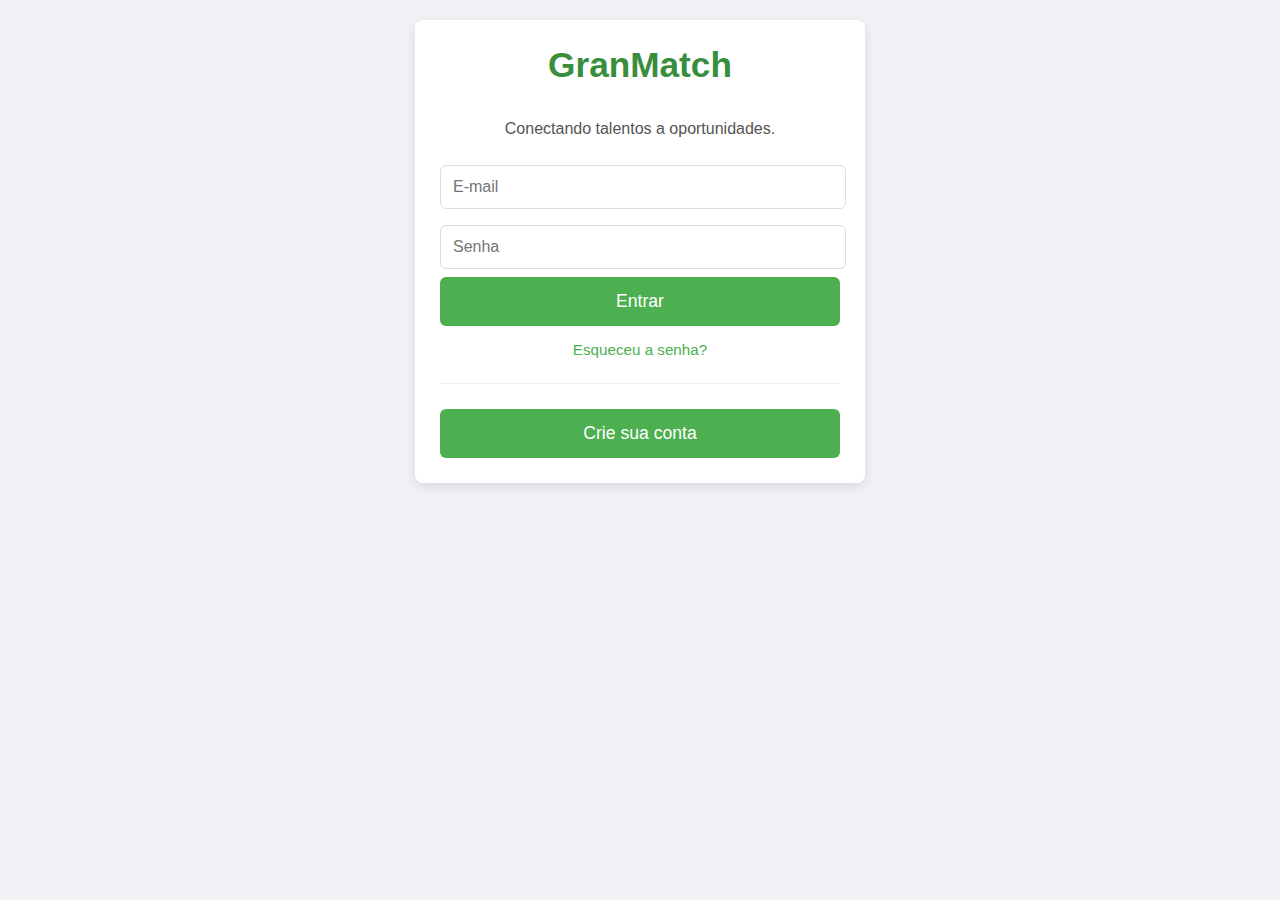
<file: index.html>
<!DOCTYPE html>
<html lang="pt-br">
<head>
    <meta charset="UTF-8">
    <meta name="viewport" content="width=device-width, initial-scale=1.0">
    <title>GranMatch - Login</title>
    <link rel="stylesheet" href="style.css">
</head>
<body>
    <div class="container">
        <div class="card">
            <h1>GranMatch</h1>
            <p>Conectando talentos a oportunidades.</p>
            <form id="login-form">
                <input type="email" id="email" placeholder="E-mail" required>
                <input type="password" id="password" placeholder="Senha" required>
                <button type="submit">Entrar</button>
            </form>
            <a href="#" id="forgot-password">Esqueceu a senha?</a>
            <div class="divider"></div>
            <button id="register-btn">Crie sua conta</button>
        </div>
    </div>
    <script src="app.js"></script>
</body>
</html>
</file>
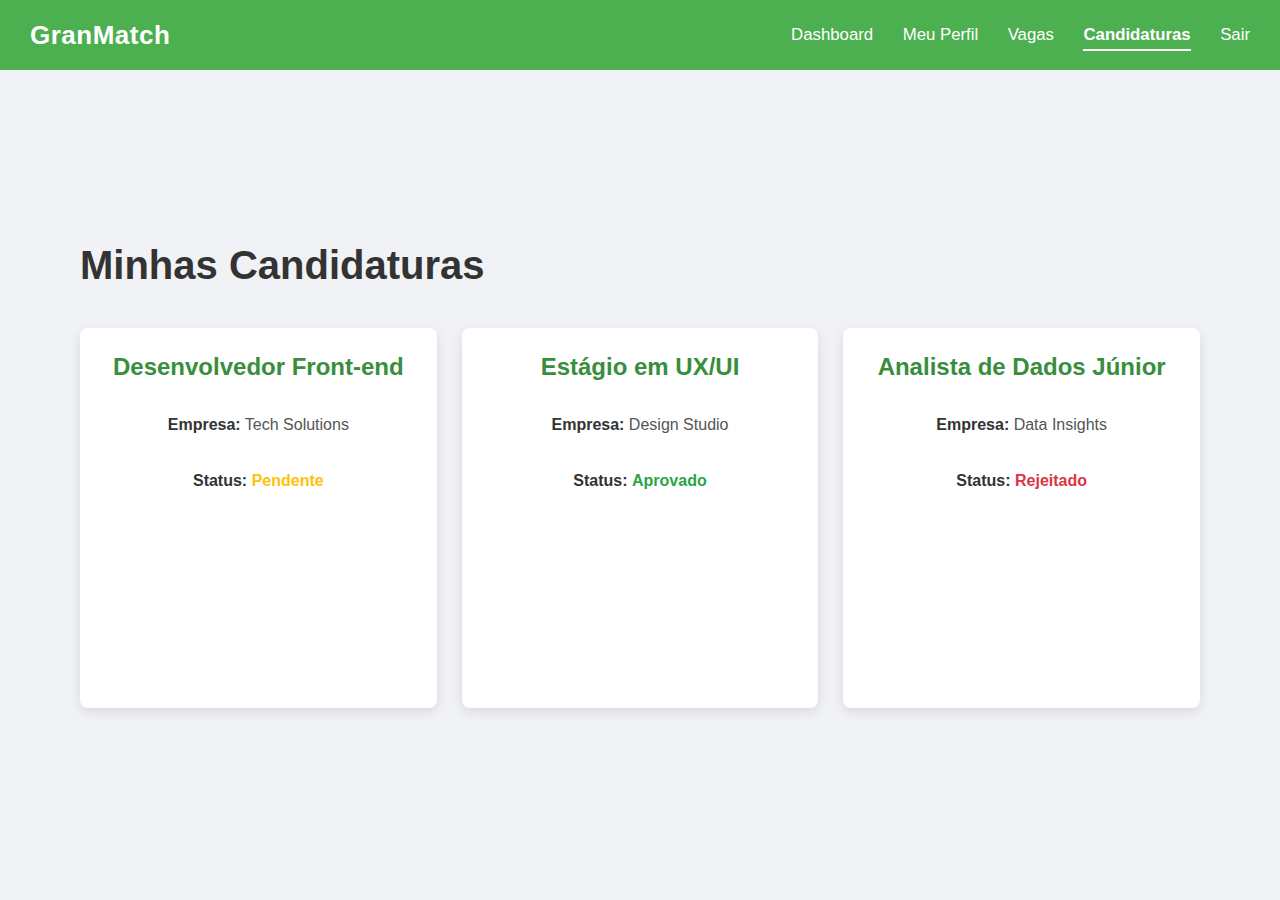
<file: candidaturas.html>
<!DOCTYPE html>
<html lang="pt-br">
<head>
    <meta charset="UTF-8">
    <meta name="viewport" content="width=device-width, initial-scale=1.0">
    <title>GranMatch - Minhas Candidaturas</title>
    <link rel="stylesheet" href="style.css">
</head>
<body>
    <header>
        <div class="logo">GranMatch</div>
        <nav>
            <a href="dashboard-aluno.html" class="nav-link">Dashboard</a>
            <a href="perfil-aluno.html" class="nav-link">Meu Perfil</a>
            <a href="vagas.html" class="nav-link">Vagas</a>
            <a href="candidaturas.html" class="nav-link active">Candidaturas</a>
            <a href="#" id="logout-btn">Sair</a>
        </nav>
    </header>
    <div class="dashboard-container">
        <h1>Minhas Candidaturas</h1>
        <div class="card-list">
            <div class="card">
                <div class="card-content">
                    <h2>Desenvolvedor Front-end</h2>
                    <p><strong>Empresa:</strong> Tech Solutions</p>
                    <p><strong>Status:</strong> <span style="color: #FFC107; font-weight: bold;">Pendente</span></p>
                </div>
            </div>
            <div class="card">
                <div class="card-content">
                    <h2>Estágio em UX/UI</h2>
                    <p><strong>Empresa:</strong> Design Studio</p>
                    <p><strong>Status:</strong> <span style="color: #28A745; font-weight: bold;">Aprovado</span></p>
                </div>
            </div>
            <div class="card">
                <div class="card-content">
                    <h2>Analista de Dados Júnior</h2>
                    <p><strong>Empresa:</strong> Data Insights</p>
                    <p><strong>Status:</strong> <span style="color: #DC3545; font-weight: bold;">Rejeitado</span></p>
                </div>
            </div>
        </div>
    </div>
    <script src="app.js"></script>
</body>
</html>
</file>
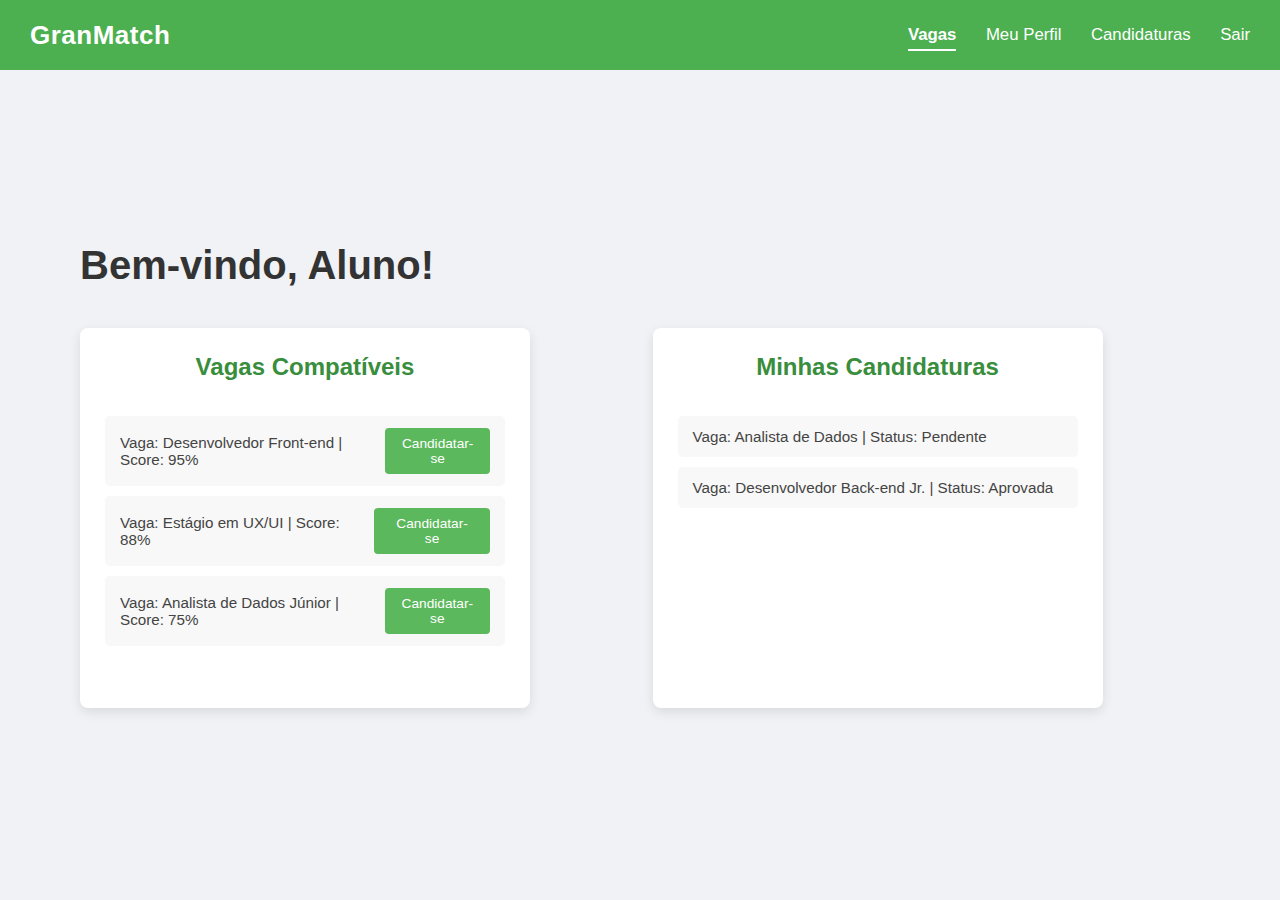
<file: dashboard-aluno.html>
<!DOCTYPE html>
<html lang="pt-br">
<head>
    <meta charset="UTF-8">
    <meta name="viewport" content="width=device-width, initial-scale=1.0">
    <title>GranMatch - Aluno Dashboard</title>
    <link rel="stylesheet" href="style.css">
</head>
<body>
    <header>
        <div class="logo">GranMatch</div>
        <nav>
            <a href="#vagas-section" class="nav-link active">Vagas</a>
            <a href="perfil-aluno.html" class="nav-link">Meu Perfil</a>
            <a href="candidaturas.html" class="nav-link">Candidaturas</a>
            <a href="#" id="logout-btn">Sair</a>
        </nav>
    </header>
    <div class="dashboard-container">
        <h1 id="welcome-message">Bem-vindo, Aluno!</h1>
        <div class="card-list">
            <div class="card" id="vagas-section">
                <div class="card-content">
                    <h2>Vagas Compatíveis</h2>
                    <ul id="vagas-list">
                        </ul>
                </div>
            </div>
            <div class="card" id="candidaturas-section">
                <div class="card-content">
                    <h2>Minhas Candidaturas</h2>
                    <ul id="candidaturas-list">
                        </ul>
                </div>
            </div>
        </div>
    </div>
    <script src="app.js"></script>
</body>
</html>
</file>
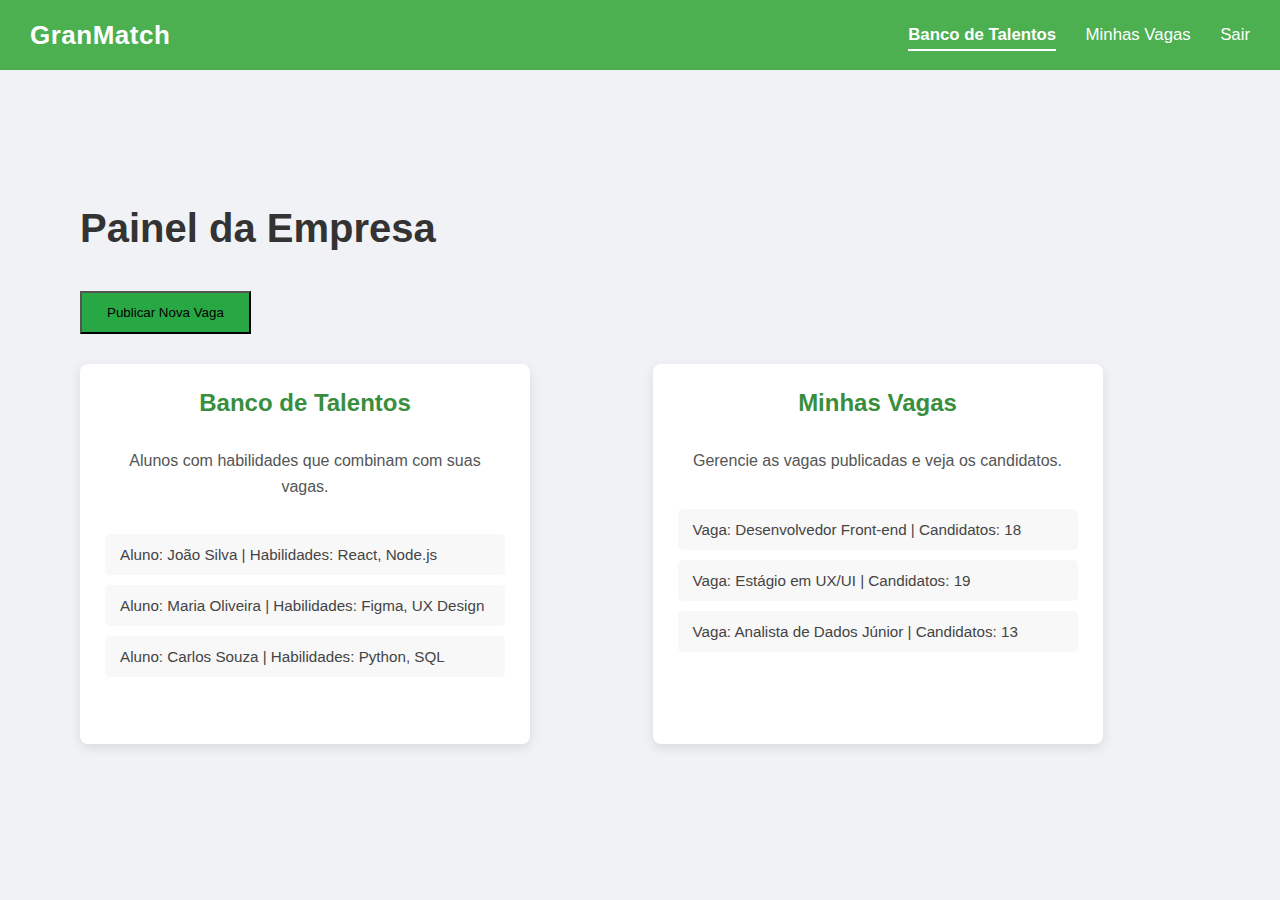
<file: dashboard-empresa.html>
<!DOCTYPE html>
<html lang="pt-br">
<head>
    <meta charset="UTF-8">
    <meta name="viewport" content="width=device-width, initial-scale=1.0">
    <title>GranMatch - Empresa Dashboard</title>
    <link rel="stylesheet" href="style.css">
</head>
<body>
    <header>
        <div class="logo">GranMatch</div>
        <nav>
            <a href="#talentos-section" class="nav-link active">Banco de Talentos</a>
            <a href="#vagas-empresa-section" class="nav-link">Minhas Vagas</a>
            <a href="#" id="logout-btn">Sair</a>
        </nav>
    </header>
    <div class="dashboard-container">
        <h1>Painel da Empresa</h1>
        <button id="new-job-btn">Publicar Nova Vaga</button>
        <div class="card-list">
            <div class="card" id="talentos-section">
                <div class="card-content">
                    <h2>Banco de Talentos</h2>
                    <p>Alunos com habilidades que combinam com suas vagas.</p>
                    <ul id="talentos-list">
                        </ul>
                </div>
            </div>
            <div class="card" id="vagas-empresa-section">
                <div class="card-content">
                    <h2>Minhas Vagas</h2>
                    <p>Gerencie as vagas publicadas e veja os candidatos.</p>
                    <ul id="vagas-empresa-list">
                        </ul>
                </div>
            </div>
        </div>
    </div>
    <script src="app.js"></script>
</body>
</html>
</file>
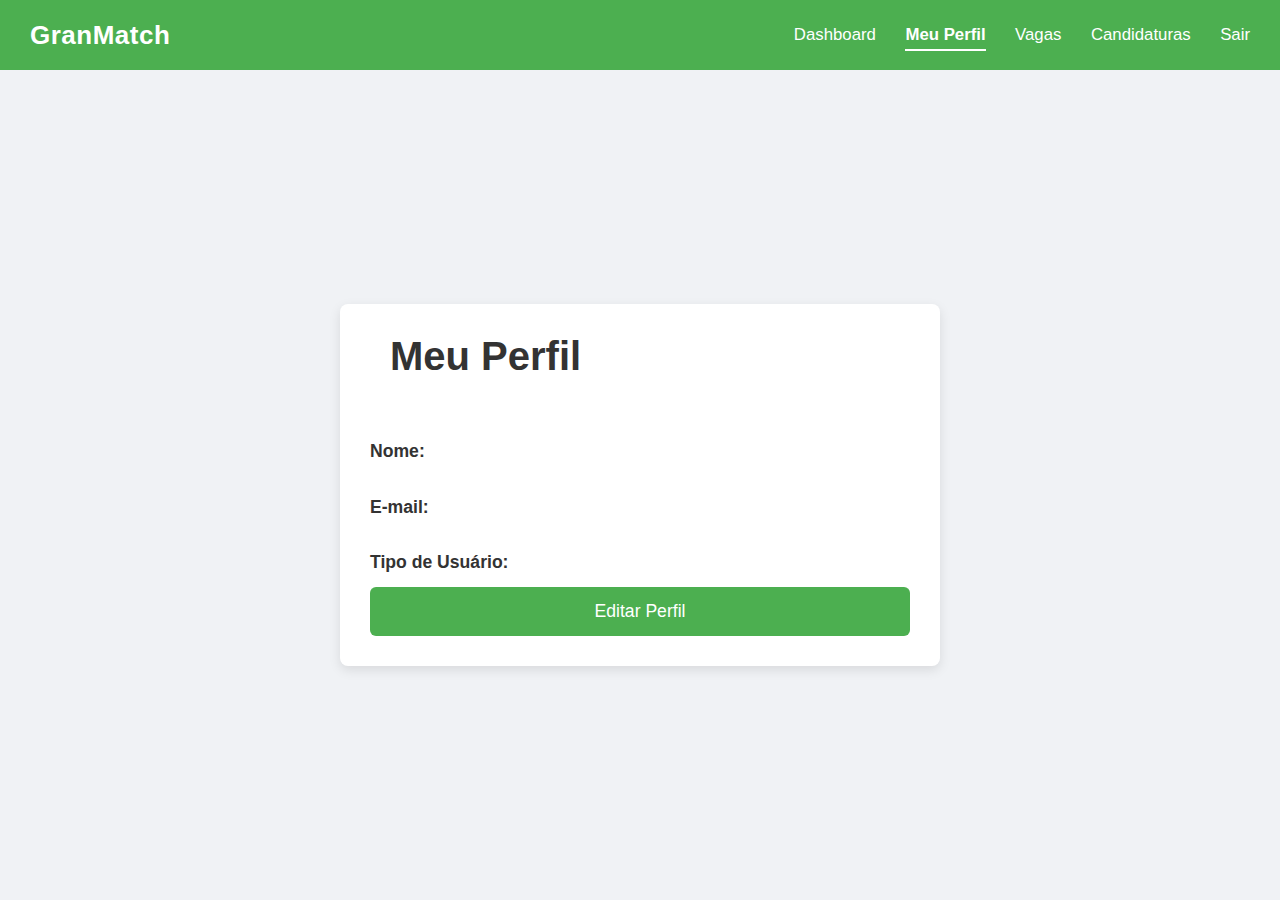
<file: perfil-aluno.html>
<!DOCTYPE html>
<html lang="pt-br">
<head>
    <meta charset="UTF-8">
    <meta name="viewport" content="width=device-width, initial-scale=1.0">
    <title>GranMatch - Meu Perfil</title>
    <link rel="stylesheet" href="style.css">
</head>
<body>
    <header>
        <div class="logo">GranMatch</div>
        <nav>
            <a href="dashboard-aluno.html" class="nav-link">Dashboard</a>
            <a href="perfil-aluno.html" class="nav-link active">Meu Perfil</a>
            <a href="vagas.html" class="nav-link">Vagas</a>
            <a href="#" class="nav-link">Candidaturas</a>
            <a href="#" id="logout-btn">Sair</a>
        </nav>
    </header>
    <div class="dashboard-container">
        <div class="card profile-card">
            <h1>Meu Perfil</h1>
            <p><strong>Nome:</strong> <span id="profile-name"></span></p>
            <p><strong>E-mail:</strong> <span id="profile-email"></span></p>
            <p><strong>Tipo de Usuário:</strong> <span id="profile-type"></span></p>
            <button id="edit-profile-btn">Editar Perfil</button>
        </div>
    </div>
    <script src="app.js"></script>
</body>
</html>
</file>
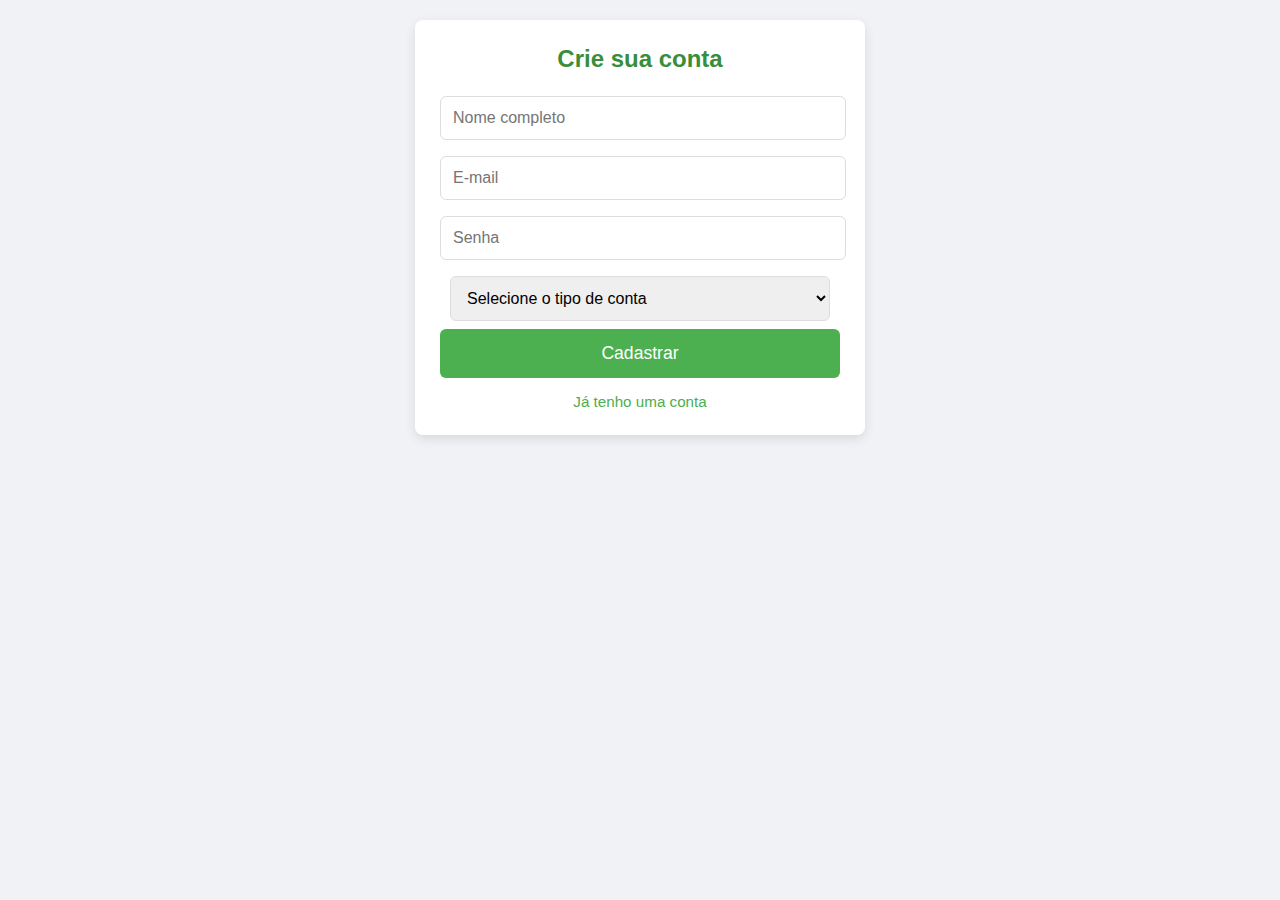
<file: register.html>
<!DOCTYPE html>
<html lang="pt-br">
<head>
    <meta charset="UTF-8">
    <meta name="viewport" content="width=device-width, initial-scale=1.0">
    <title>GranMatch - Registro</title>
    <link rel="stylesheet" href="style.css">
</head>
<body>
    <div class="container">
        <div class="card">
            <h2>Crie sua conta</h2>
            <form id="register-form">
                <input type="text" id="name" placeholder="Nome completo" required>
                <input type="email" id="email" placeholder="E-mail" required>
                <input type="password" id="password" placeholder="Senha" required>
                <select id="user-type" required>
                    <option value="">Selecione o tipo de conta</option>
                    <option value="aluno">Aluno</option>
                    <option value="empresa">Empresa</option>
                </select>
                <button type="submit">Cadastrar</button>
            </form>
            <a href="index.html">Já tenho uma conta</a>
        </div>
    </div>
    <script src="app.js"></script>
</body>
</html>
</file>
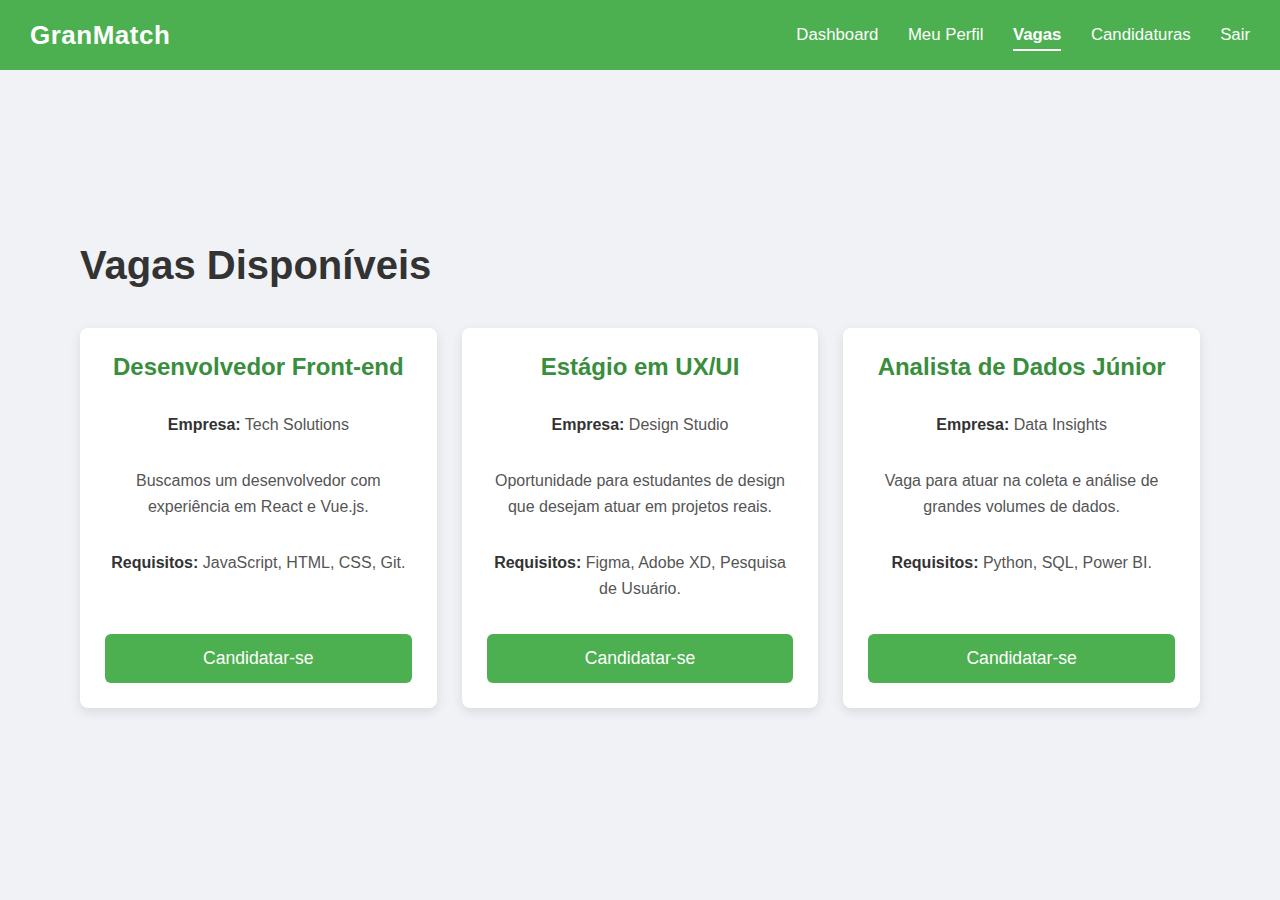
<file: vagas.html>
<!DOCTYPE html>
<html lang="pt-br">
<head>
    <meta charset="UTF-8">
    <meta name="viewport" content="width=device-width, initial-scale=1.0">
    <title>GranMatch - Vagas Disponíveis</title>
    <link rel="stylesheet" href="style.css">
</head>
<body>
    <header>
        <div class="logo">GranMatch</div>
        <nav>
            <a href="dashboard-aluno.html" class="nav-link">Dashboard</a>
            <a href="perfil-aluno.html" class="nav-link">Meu Perfil</a>
            <a href="vagas.html" class="nav-link active">Vagas</a>
            <a href="candidaturas.html" class="nav-link">Candidaturas</a>
            <a href="#" id="logout-btn">Sair</a>
        </nav>
    </header>
    <div class="dashboard-container">
        <h1>Vagas Disponíveis</h1>
        <div class="card-list">
            <div class="card">
                <div class="card-content">
                    <h2>Desenvolvedor Front-end</h2>
                    <p><strong>Empresa:</strong> Tech Solutions</p>
                    <p>Buscamos um desenvolvedor com experiência em React e Vue.js.</p>
                    <p><strong>Requisitos:</strong> JavaScript, HTML, CSS, Git.</p>
                </div>
                <button>Candidatar-se</button>
            </div>
            <div class="card">
                <div class="card-content">
                    <h2>Estágio em UX/UI</h2>
                    <p><strong>Empresa:</strong> Design Studio</p>
                    <p>Oportunidade para estudantes de design que desejam atuar em projetos reais.</p>
                    <p><strong>Requisitos:</strong> Figma, Adobe XD, Pesquisa de Usuário.</p>
                </div>
                <button>Candidatar-se</button>
            </div>
            <div class="card">
                <div class="card-content">
                    <h2>Analista de Dados Júnior</h2>
                    <p><strong>Empresa:</strong> Data Insights</p>
                    <p>Vaga para atuar na coleta e análise de grandes volumes de dados.</p>
                    <p><strong>Requisitos:</strong> Python, SQL, Power BI.</p>
                </div>
                <button>Candidatar-se</button>
            </div>
        </div>
    </div>
    <script src="app.js"></script>
</body>
</html>
</file>
<file: style.css>
body {
    font-family: 'Segoe UI', Tahoma, Geneva, Verdana, sans-serif; /* Fonte mais moderna */
    background-color: #f0f2f5;
    margin: 0;
    padding: 0;
    display: flex;
    justify-content: flex-start;
    align-items: center;
    min-height: 100vh;
    flex-direction: column;
}

/* Container principal para login e registro */
.container {
    display: flex;
    justify-content: center;
    align-items: center;
    width: 100%;
    padding: 20px;
    box-sizing: border-box;
}

.card {
    background-color: white;
    padding: 25px; /* Ajustado para um pouco mais de respiro */
    border-radius: 8px;
    box-shadow: 0 4px 12px rgba(0,0,0,0.1); /* Sombra mais suave */
    text-align: center;
    width: 100%;
    max-width: 450px; /* Um pouco mais largo para melhor visualização */
    display: flex;
    flex-direction: column;
    justify-content: space-between;
    min-height: 380px; /* Aumentado para dar mais espaço */
    box-sizing: border-box;
    margin-bottom: 20px; /* Adicionado margem inferior para separar cards em lista */
}

/* Estilo específico para o conteúdo dentro dos cards de vaga/talento */
.card-content {
    flex-grow: 1;
    display: flex;
    flex-direction: column;
    justify-content: flex-start; /* Alinha o conteúdo ao topo do espaço flexível */
    width: 100%;
    text-align: center; /* Centraliza o texto dentro do card-content */
}

.card-content h2,
.card-content p {
    margin-bottom: 10px; /* Espaçamento padrão entre elementos de texto */
}

.card h1, .card h2 {
    color: #388E3C; /* Tom de verde mais escuro para títulos */
    margin-top: 0; /* Remove margem superior padrão */
    margin-bottom: 15px; /* Mais espaço abaixo dos títulos */
    font-weight: 600; /* Um pouco mais de peso na fonte */
}

.card h1 {
    font-size: 2.2em; /* Título principal maior */
}

.card p {
    color: #555;
    line-height: 1.6; /* Melhor legibilidade */
    margin-bottom: 15px; /* Mais espaço para parágrafos */
}

.card strong {
    color: #333; /* Destaca texto em negrito */
}

.card form input, .card form select {
    width: calc(100% - 20px);
    padding: 12px; /* Padding maior para campos */
    margin: 8px 0; /* Margem ajustada */
    border: 1px solid #ddd; /* Borda mais suave */
    border-radius: 6px; /* Bordas mais arredondadas */
    font-size: 1em;
}

.card button {
    width: 100%;
    padding: 14px; /* Padding maior para botões */
    border: none;
    background-color: #4CAF50;
    color: white;
    border-radius: 6px; /* Bordas mais arredondadas */
    cursor: pointer;
    font-size: 1.1em; /* Fonte maior para botões */
    margin-top: auto; /* Empurra o botão para a parte inferior */
    transition: background-color 0.2s ease; /* Transição suave no hover */
}

.card button:hover {
    background-color: #43A047; /* Cor mais escura no hover */
}

.card a {
    color: #4CAF50;
    text-decoration: none;
    margin-top: 15px;
    display: inline-block;
    font-size: 0.95em;
    transition: color 0.2s ease;
}

.card a:hover {
    color: #388E3C;
}

.divider {
    height: 1px;
    background-color: #eee; /* Cor mais clara para o divisor */
    margin: 25px 0; /* Mais espaço ao redor do divisor */
}

/* Header geral */
header {
    width: 100%;
    background-color: #4CAF50;
    color: white;
    padding: 15px 30px;
    display: flex;
    justify-content: space-between;
    align-items: center;
    box-sizing: border-box;
    min-height: 70px; /* Altura mínima consistente */
    flex-wrap: nowrap;
}

.logo {
    font-size: 26px; /* Logo um pouco maior */
    font-weight: bold;
    letter-spacing: 0.5px; /* Espaçamento entre letras */
}

header nav a {
    color: white;
    text-decoration: none;
    margin-left: 25px; /* Mais espaço entre os links */
    font-size: 1.05em; /* Fonte ligeiramente maior */
    padding: 5px 0; /* Padding vertical para a borda inferior */
    transition: all 0.2s ease;
}

header nav a:hover {
    border-bottom: 2px solid white; /* Destaque no hover */
}

/* Container dos Dashboards */
.dashboard-container {
    width: 100%;
    max-width: 1200px;
    padding: 40px 20px; /* Padding superior e inferior para mais espaço */
    margin: auto;
    box-sizing: border-box;
}

.dashboard-container h1 {
    font-size: 2.5em; /* Título do dashboard maior */
    color: #333;
    margin-top: 0;
    margin-bottom: 40px; /* Espaço generoso abaixo do título principal */
    text-align: left; /* Alinhado à esquerda */
    padding-left: 20px; /* Alinha com o conteúdo dos cards */
}

/* Lista de Cards (usado em dashboards e vagas) */
.card-list {
    display: grid;
    grid-template-columns: repeat(auto-fit, minmax(320px, 1fr)); /* Min-width ajustado */
    gap: 25px; /* Espaçamento maior entre os cards */
    margin-top: 0; /* Remove margem superior */
    box-sizing: border-box;
    width: 100%;
    padding: 0 20px; /* Padding para as laterais, alinhando com o h1 */
}

/* Estilo para links ativos na navegação */
.nav-link.active {
    border-bottom: 2px solid white;
    font-weight: bold;
}

/* Estilos específicos para a lista de itens dentro dos cards do dashboard-aluno */
.card ul {
    list-style: none; /* Remove bolinhas */
    padding: 0;
    margin-top: 20px; /* Espaço acima da lista */
    text-align: left; /* Alinha os itens da lista à esquerda */
}

.card ul li {
    background-color: #f8f8f8; /* Fundo suave para cada item */
    padding: 12px 15px;
    margin-bottom: 10px;
    border-radius: 5px;
    display: flex;
    justify-content: space-between; /* Distribui texto e botão */
    align-items: center;
    font-size: 0.95em;
    color: #444;
}

.card ul li button {
    width: auto; /* Botão menor dentro da lista */
    padding: 8px 15px;
    margin-top: 0;
    font-size: 0.9em;
    border-radius: 4px;
    background-color: #5cb85c; /* Verde diferente para botões de ação */
}

.card ul li button:hover {
    background-color: #4cae4c;
}

/* Estilo do perfil (para perfil-aluno.html) */
.profile-card {
    max-width: 600px; /* Cartão de perfil um pouco mais largo */
    margin: 40px auto; /* Centraliza o card de perfil com margem */
    text-align: left;
    padding: 30px;
    min-height: auto; /* Altura flexível para o perfil */
}

.profile-card p {
    margin-bottom: 10px;
    font-size: 1.1em;
}

.profile-card strong {
    color: #333;
    margin-right: 5px;
}

/* Botão de Publicar Nova Vaga no Dashboard da Empresa */
#new-job-btn {
    width: auto;
    padding: 12px 25px;
    margin-bottom: 30px;
    margin-left: 20px; /* Alinha com o h1 e cards */
    background-color: #28A745;
}

#new-job-btn:hover {
    background-color: #218838;
}

/* ========================================= */
/* Media Queries - Estilos para Responsividade */
/* ========================================= */

@media (max-width: 768px) {
    header {
        flex-direction: column;
        text-align: center;
        padding: 15px 10px;
        min-height: auto;
        flex-wrap: wrap;
    }
    header nav {
        margin-top: 10px;
        width: 100%;
        display: flex;
        justify-content: center;
        flex-wrap: wrap;
    }
    header nav a {
        display: inline-block;
        margin: 5px 10px;
    }
    
    .dashboard-container {
        padding: 20px 10px; /* Ajusta padding para mobile */
    }

    .dashboard-container h1 {
        font-size: 2em;
        text-align: center; /* Centraliza título principal em mobile */
        padding-left: 0;
        margin-bottom: 30px;
    }

    .card-list {
        display: flex;
        flex-direction: column;
        padding: 0 10px; /* Ajusta padding lateral para mobile */
    }
    
    .card {
        max-width: 100%;
        min-height: auto; /* Altura flexível em mobile */
        padding: 20px;
    }

    .card ul li {
        flex-direction: column; /* Empilha texto e botão em mobile */
        align-items: flex-start;
    }

    .card ul li button {
        margin-top: 10px;
        width: 100%;
    }

    #new-job-btn {
        margin-left: 0;
        width: calc(100% - 20px); /* Ocupa a largura total com padding */
        text-align: center;
        display: block;
        margin: 0 auto 30px auto; /* Centraliza o botão */
    }
}
</file>
